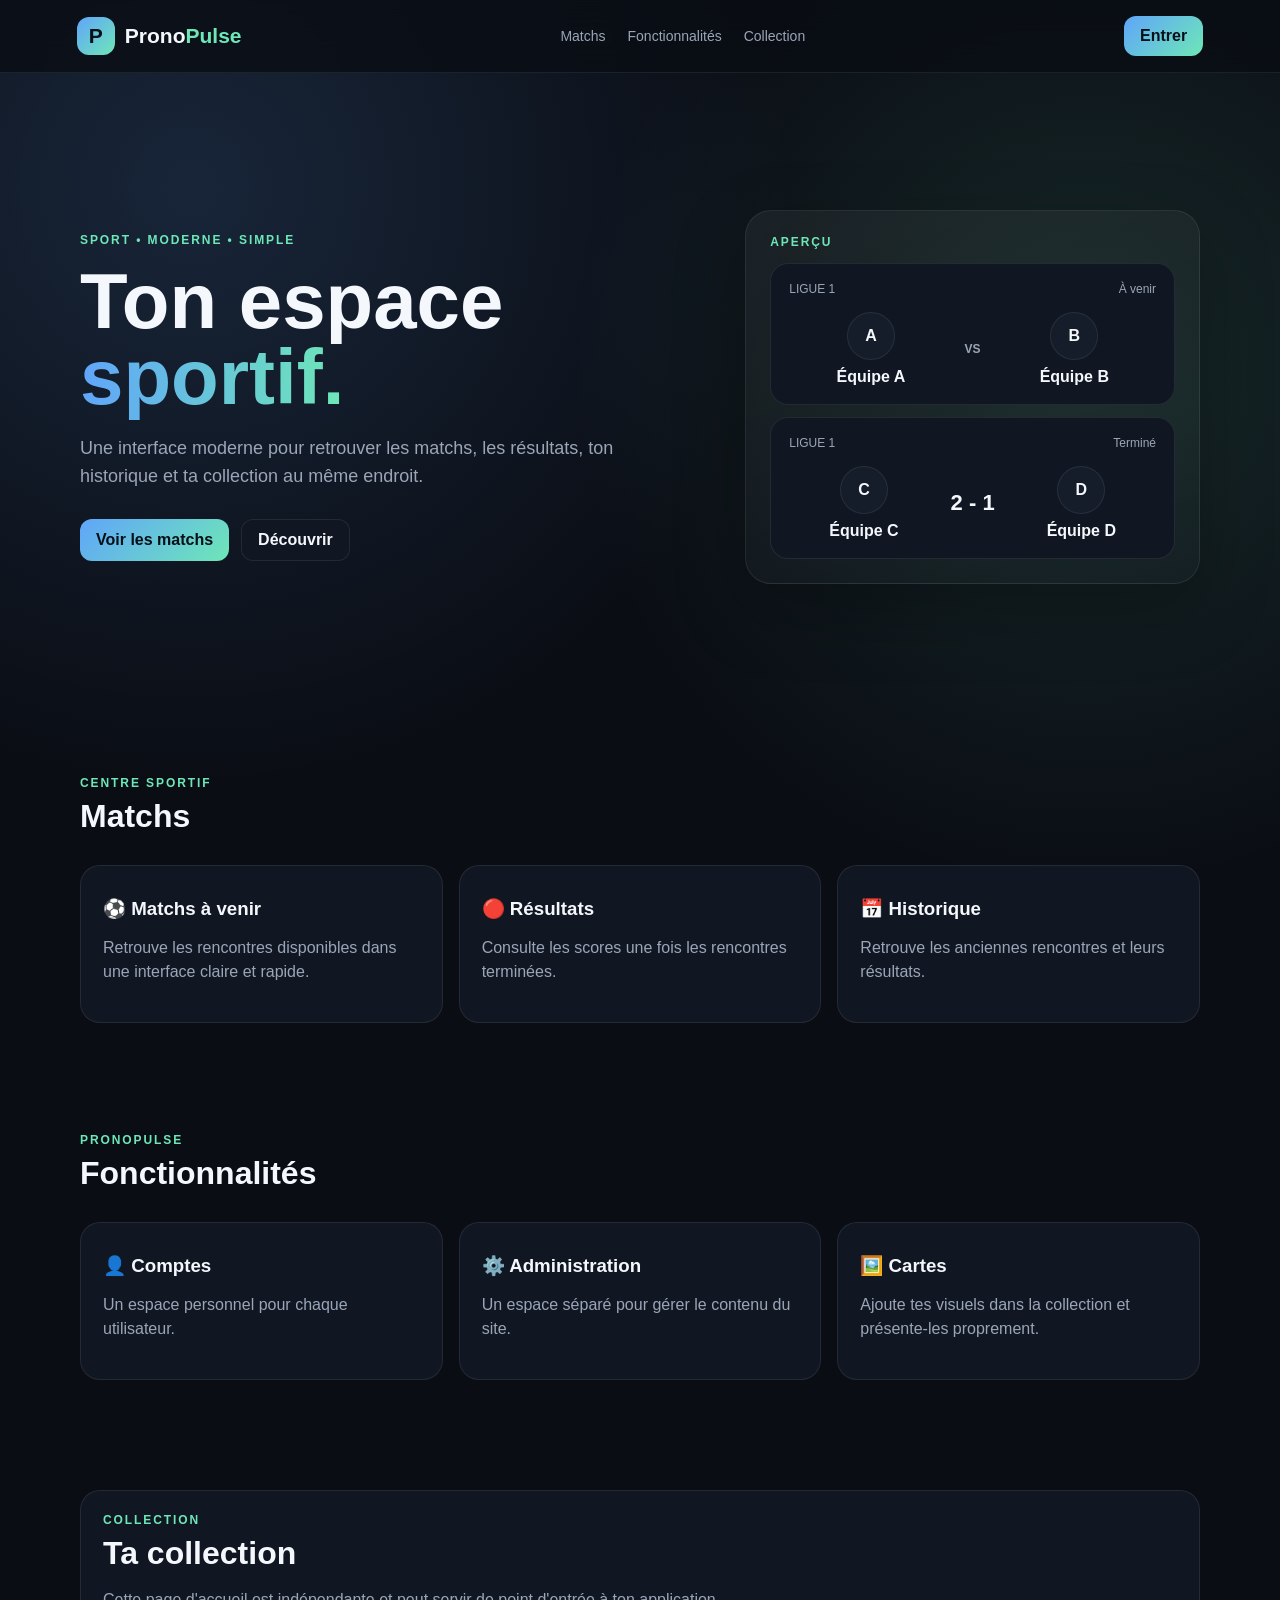
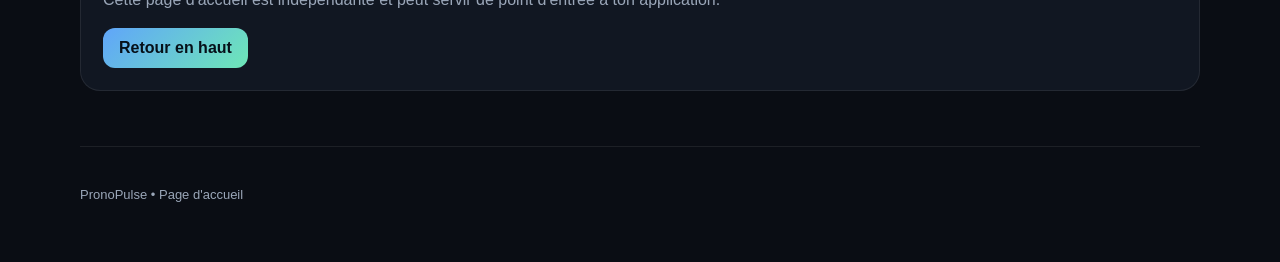
<file: index.html>
<!doctype html>
<html lang="fr">
<head>
  <meta charset="utf-8">
  <meta name="viewport" content="width=device-width, initial-scale=1">
  <meta name="description" content="PronoPulse - espace sportif moderne">
  <title>PronoPulse</title>
  <style>
    :root{
      --bg:#0a0d14;
      --panel:#111722;
      --panel2:#151d2b;
      --text:#f4f7fb;
      --muted:#9aa6b8;
      --accent:#6ee7b7;
      --accent2:#60a5fa;
      --border:rgba(255,255,255,.08);
    }
    *{box-sizing:border-box}
    html{scroll-behavior:smooth}
    body{
      margin:0;
      font-family:Inter,Segoe UI,Arial,sans-serif;
      color:var(--text);
      background:
        radial-gradient(circle at 15% 10%, rgba(96,165,250,.16), transparent 30%),
        radial-gradient(circle at 85% 20%, rgba(110,231,183,.13), transparent 28%),
        var(--bg);
      min-height:100vh;
    }
    a{text-decoration:none;color:inherit}
    .topbar{
      position:sticky;top:0;z-index:10;
      display:flex;align-items:center;justify-content:space-between;
      gap:24px;padding:16px 6%;
      border-bottom:1px solid var(--border);
      background:rgba(10,13,20,.78);
      backdrop-filter:blur(16px);
    }
    .brand{display:flex;align-items:center;gap:10px;font-size:21px;font-weight:800}
    .brand-mark{
      width:38px;height:38px;border-radius:12px;
      display:grid;place-items:center;
      background:linear-gradient(135deg,var(--accent2),var(--accent));
      color:#071018;font-weight:900;
    }
    nav{display:flex;gap:22px;color:var(--muted);font-size:14px}
    nav a:hover{color:var(--text)}
    .btn{
      display:inline-flex;align-items:center;justify-content:center;
      padding:11px 16px;border-radius:12px;
      border:1px solid var(--border);
      background:var(--panel);
      color:var(--text);
      font-weight:700;
    }
    .btn.primary{
      border:0;
      color:#061019;
      background:linear-gradient(135deg,var(--accent2),var(--accent));
    }
    main{width:min(1120px,90%);margin:0 auto}
    .hero{
      min-height:72vh;
      display:grid;grid-template-columns:1.15fr .85fr;
      gap:50px;align-items:center;
      padding:70px 0;
    }
    .eyebrow{
      letter-spacing:.16em;text-transform:uppercase;
      font-size:12px;color:var(--accent);font-weight:800;
    }
    h1{font-size:clamp(42px,7vw,78px);line-height:.98;margin:16px 0}
    h1 span{background:linear-gradient(90deg,var(--accent2),var(--accent));-webkit-background-clip:text;background-clip:text;color:transparent}
    .hero p{font-size:18px;line-height:1.6;color:var(--muted);max-width:650px}
    .actions{display:flex;gap:12px;flex-wrap:wrap;margin-top:28px}
    .showcase{
      padding:24px;border:1px solid var(--border);border-radius:26px;
      background:linear-gradient(160deg,rgba(255,255,255,.05),rgba(255,255,255,.015));
      box-shadow:0 25px 70px rgba(0,0,0,.28);
    }
    .match{
      padding:18px;border-radius:18px;background:var(--panel);
      border:1px solid var(--border);margin-bottom:12px;
    }
    .match:last-child{margin-bottom:0}
    .meta{display:flex;justify-content:space-between;color:var(--muted);font-size:12px;margin-bottom:16px}
    .teams{display:grid;grid-template-columns:1fr auto 1fr;align-items:center;gap:12px}
    .team{text-align:center}
    .badge{
      width:48px;height:48px;border-radius:50%;display:grid;place-items:center;
      margin:0 auto 8px;
      background:var(--panel2);border:1px solid var(--border);font-weight:900
    }
    .vs{color:var(--muted);font-size:12px;font-weight:800}
    section{padding:55px 0}
    .section-head{display:flex;justify-content:space-between;align-items:end;gap:20px;margin-bottom:22px}
    h2{font-size:32px;margin:8px 0}
    .grid{display:grid;grid-template-columns:repeat(3,1fr);gap:16px}
    .card{
      padding:22px;border:1px solid var(--border);border-radius:20px;background:var(--panel)
    }
    .card h3{margin:10px 0 8px}
    .card p{color:var(--muted);line-height:1.5}
    footer{padding:40px 0 60px;color:var(--muted);font-size:13px;border-top:1px solid var(--border)}
    @media(max-width:800px){
      nav{display:none}
      .hero{grid-template-columns:1fr;padding:45px 0}
      .grid{grid-template-columns:1fr}
      .topbar{padding:14px 5%}
    }
  </style>
</head>
<body>
  <header class="topbar">
    <a class="brand" href="#">
      <span class="brand-mark">P</span>
      <span>Prono<span style="color:var(--accent)">Pulse</span></span>
    </a>
    <nav>
      <a href="#matchs">Matchs</a>
      <a href="#fonctionnalites">Fonctionnalités</a>
      <a href="#collection">Collection</a>
    </nav>
    <a class="btn primary" href="#matchs">Entrer</a>
  </header>

  <main>
    <section class="hero">
      <div>
        <div class="eyebrow">SPORT • MODERNE • SIMPLE</div>
        <h1>Ton espace<br><span>sportif.</span></h1>
        <p>
          Une interface moderne pour retrouver les matchs, les résultats,
          ton historique et ta collection au même endroit.
        </p>
        <div class="actions">
          <a class="btn primary" href="#matchs">Voir les matchs</a>
          <a class="btn" href="#fonctionnalites">Découvrir</a>
        </div>
      </div>

      <div class="showcase">
        <div class="eyebrow" style="margin-bottom:14px">APERÇU</div>
        <div class="match">
          <div class="meta"><span>LIGUE 1</span><span>À venir</span></div>
          <div class="teams">
            <div class="team"><div class="badge">A</div><strong>Équipe A</strong></div>
            <div class="vs">VS</div>
            <div class="team"><div class="badge">B</div><strong>Équipe B</strong></div>
          </div>
        </div>
        <div class="match">
          <div class="meta"><span>LIGUE 1</span><span>Terminé</span></div>
          <div class="teams">
            <div class="team"><div class="badge">C</div><strong>Équipe C</strong></div>
            <div style="font-size:22px;font-weight:900">2 - 1</div>
            <div class="team"><div class="badge">D</div><strong>Équipe D</strong></div>
          </div>
        </div>
      </div>
    </section>

    <section id="matchs">
      <div class="section-head">
        <div>
          <div class="eyebrow">CENTRE SPORTIF</div>
          <h2>Matchs</h2>
        </div>
      </div>
      <div class="grid">
        <div class="card"><h3>⚽ Matchs à venir</h3><p>Retrouve les rencontres disponibles dans une interface claire et rapide.</p></div>
        <div class="card"><h3>🔴 Résultats</h3><p>Consulte les scores une fois les rencontres terminées.</p></div>
        <div class="card"><h3>📅 Historique</h3><p>Retrouve les anciennes rencontres et leurs résultats.</p></div>
      </div>
    </section>

    <section id="fonctionnalites">
      <div class="section-head">
        <div>
          <div class="eyebrow">PRONOPULSE</div>
          <h2>Fonctionnalités</h2>
        </div>
      </div>
      <div class="grid">
        <div class="card"><h3>👤 Comptes</h3><p>Un espace personnel pour chaque utilisateur.</p></div>
        <div class="card"><h3>⚙️ Administration</h3><p>Un espace séparé pour gérer le contenu du site.</p></div>
        <div class="card"><h3>🖼️ Cartes</h3><p>Ajoute tes visuels dans la collection et présente-les proprement.</p></div>
      </div>
    </section>

    <section id="collection">
      <div class="card">
        <div class="eyebrow">COLLECTION</div>
        <h2>Ta collection</h2>
        <p>Cette page d'accueil est indépendante et peut servir de point d'entrée à ton application.</p>
        <a class="btn primary" href="#top">Retour en haut</a>
      </div>
    </section>

    <footer>
      PronoPulse • Page d'accueil
    </footer>
  </main>
</body>
</html>
</file>
